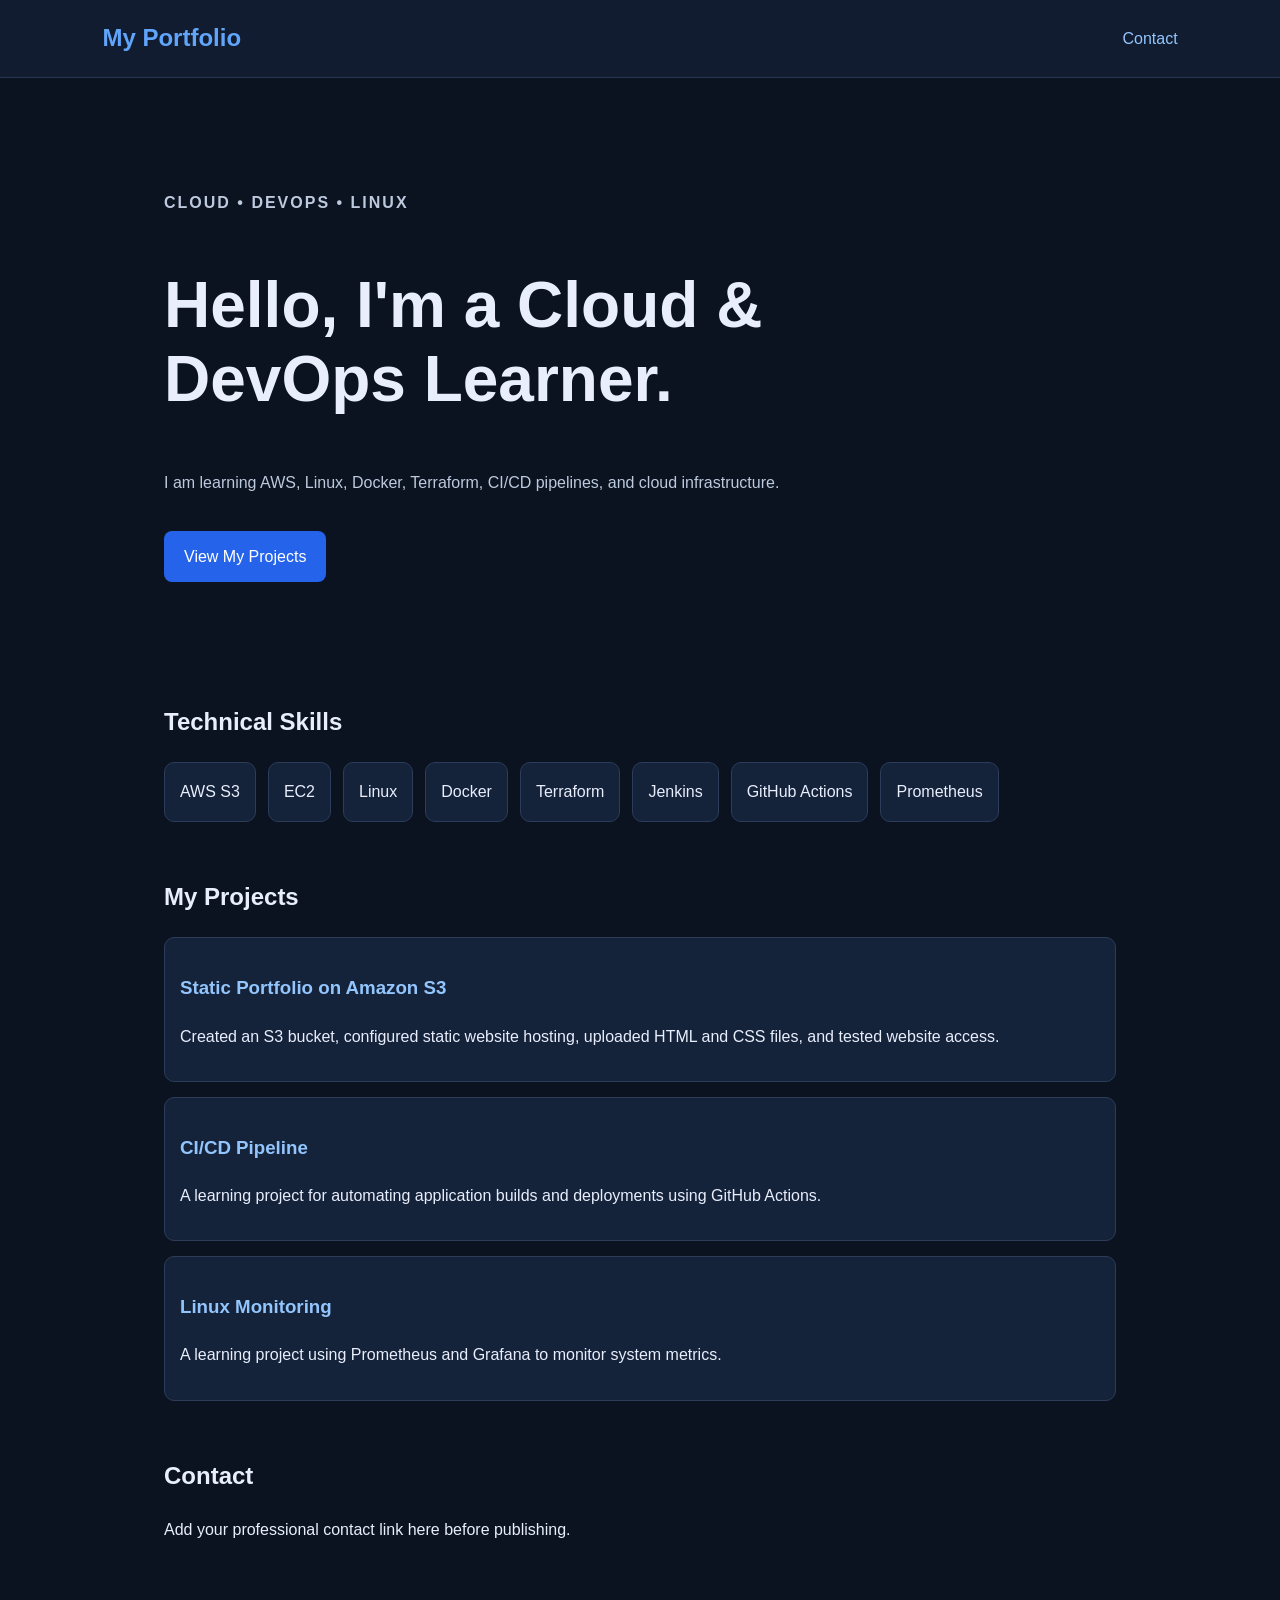
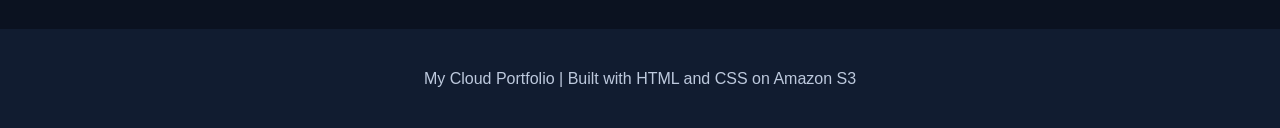
<file: index.html>
<!DOCTYPE html>
<html lang="en">
<head>
  <meta charset="UTF-8">
  <meta name="viewport" content="width=device-width, initial-scale=1.0">
  <title>My Cloud Portfolio</title>
  <link rel="stylesheet" href="style.css">
</head>
<body>
  <header>
    <nav>
      <h2>My Portfolio</h2>
      <a href="#contact">Contact</a>
    </nav>
  </header>

  <main>
    <section class="hero">
      <p class="tag">CLOUD • DEVOPS • LINUX</p>
      <h1>Hello, I'm a Cloud & DevOps Learner.</h1>
      <p>
        I am learning AWS, Linux, Docker, Terraform,
        CI/CD pipelines, and cloud infrastructure.
      </p>
      <a class="button" href="#projects">View My Projects</a>
    </section>

    <section id="skills">
      <h2>Technical Skills</h2>
      <div class="skills">
        <span>AWS S3</span>
        <span>EC2</span>
        <span>Linux</span>
        <span>Docker</span>
        <span>Terraform</span>
        <span>Jenkins</span>
        <span>GitHub Actions</span>
        <span>Prometheus</span>
      </div>
    </section>

    <section id="projects">
      <h2>My Projects</h2>
      <article class="project">
        <h3>Static Portfolio on Amazon S3</h3>
        <p>
          Created an S3 bucket, configured static website hosting,
          uploaded HTML and CSS files, and tested website access.
        </p>
      </article>
      <article class="project">
        <h3>CI/CD Pipeline</h3>
        <p>
          A learning project for automating application builds
          and deployments using GitHub Actions.
        </p>
      </article>
      <article class="project">
        <h3>Linux Monitoring</h3>
        <p>
          A learning project using Prometheus and Grafana
          to monitor system metrics.
        </p>
      </article>
    </section>

    <section id="contact">
      <h2>Contact</h2>
      <p>Add your professional contact link here before publishing.</p>
    </section>
  </main>

  <footer>
    <p>My Cloud Portfolio | Built with HTML and CSS on Amazon S3</p>
  </footer>
</body>
</html>
</file>
<file: style.css>
* {
  box-sizing: border-box;
}

html {
  scroll-behavior: smooth;
}

body {
  margin: 0;
  font-family: Arial, sans-serif;
  background: #0b1220;
  color: #e8eefc;
  line-height: 1.7;
}

header {
  background: #111c30;
  padding: 18px 8%;
  border-bottom: 1px solid #263650;
}

nav {
  display: flex;
  justify-content: space-between;
  align-items: center;
}

nav h2 {
  margin: 0;
  color: #60a5fa;
}

a {
  color: #93c5fd;
  text-decoration: none;
}

main {
  max-width: 1000px;
  margin: auto;
  padding: 30px 24px;
}

.hero {
  padding: 65px 0;
}

.tag {
  color: #60a5fa;
  font-weight: bold;
  letter-spacing: 2px;
}

h1 {
  font-size: clamp(2.2rem, 6vw, 4rem);
  line-height: 1.15;
  max-width: 760px;
}

.hero p {
  max-width: 650px;
  color: #bdc9dd;
}

.button {
  display: inline-block;
  margin-top: 18px;
  background: #2563eb;
  color: white;
  padding: 12px 20px;
  border-radius: 8px;
}

section {
  margin-bottom: 55px;
}

.skills {
  display: flex;
  flex-wrap: wrap;
  gap: 12px;
}

.skills span,
.project {
  background: #14223a;
  border: 1px solid #2b3d59;
  border-radius: 10px;
  padding: 15px;
}

.project {
  margin: 15px 0;
}

.project h3 {
  color: #93c5fd;
}

footer {
  text-align: center;
  background: #111c30;
  padding: 20px;
  color: #bdc9dd;
}

@media (max-width: 600px) {
  header {
    padding: 15px 5%;
  }

  main {
    padding: 20px;
  }

  .hero {
    padding: 35px 0;
  }
}
</file>
